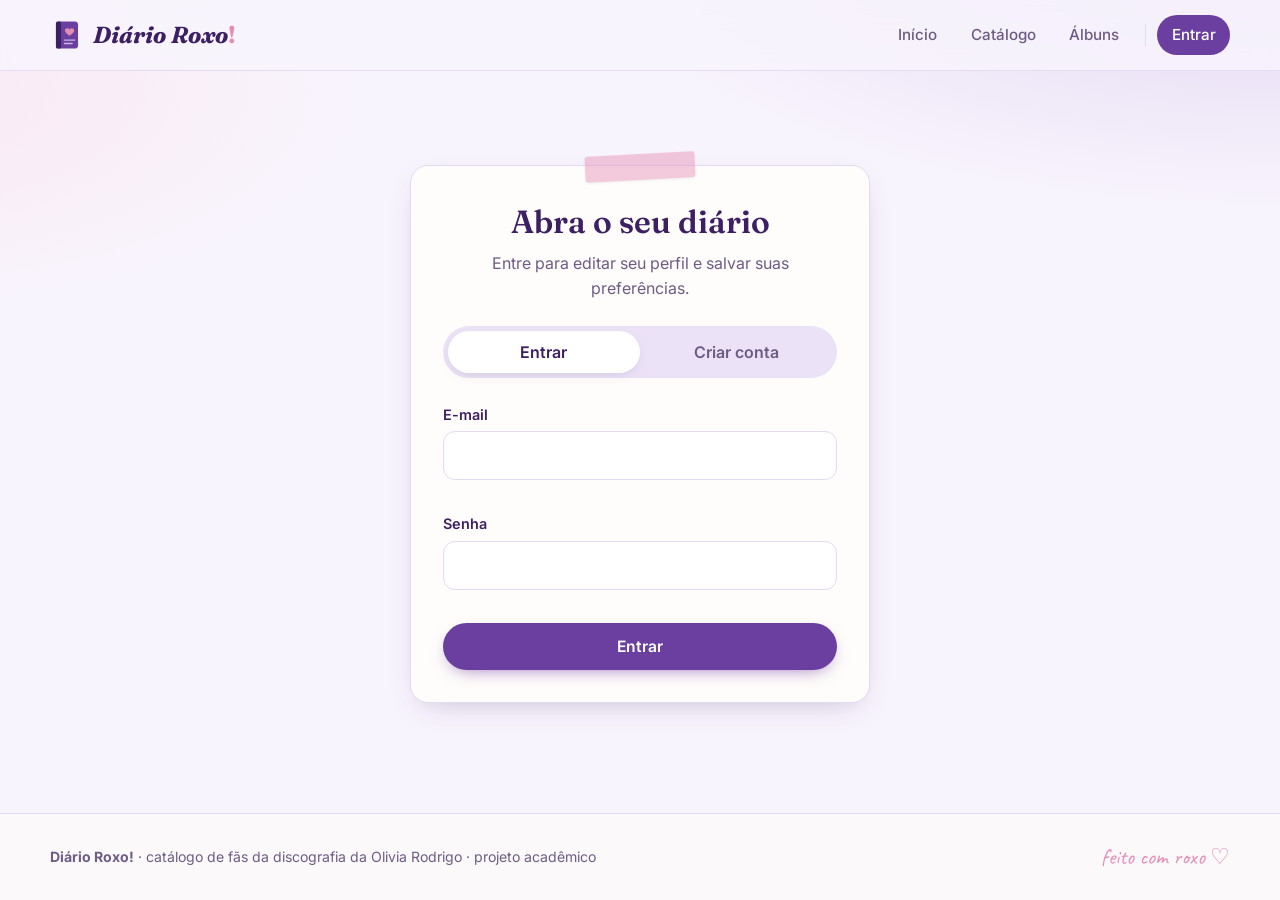
<file: wwwroot/admin.html>
<!DOCTYPE html>
<html lang="pt-BR">
<head>
    <meta charset="UTF-8">
    <meta name="viewport" content="width=device-width, initial-scale=1.0">
    <title>Painel administrativo · Diário Roxo!</title>
    <meta name="description" content="Diário Roxo! — catálogo musical da discografia da Olivia Rodrigo.">
    <link rel="icon" href="img/favicon.svg" type="image/svg+xml">
    <link rel="preconnect" href="https://fonts.googleapis.com">
    <link rel="preconnect" href="https://fonts.gstatic.com" crossorigin>
    <link href="https://fonts.googleapis.com/css2?family=Caveat:wght@500;700&family=Fraunces:ital,opsz,wght@0,9..144,500;0,9..144,600;0,9..144,700;1,9..144,600&family=Inter:wght@400;500;600;700&display=swap" rel="stylesheet">
    <link rel="stylesheet" href="css/style.css">
</head>
<body>
    <header id="topo"></header>
    <main class="container">
        <div class="painel-topo">
            <span class="mao">bastidores</span>
            <h1>Painel administrativo</h1>
        </div>

        <div class="estatisticas">
            <div class="estatistica papel"><div class="valor" id="totalMusicas">–</div><div class="rotulo">músicas</div></div>
            <div class="estatistica papel"><div class="valor" id="totalAlbuns">–</div><div class="rotulo">álbuns e lançamentos</div></div>
            <div class="estatistica papel"><div class="valor" id="totalGeneros">–</div><div class="rotulo">gêneros</div></div>
            <div class="estatistica papel"><div class="valor" id="totalUsuarios">–</div><div class="rotulo">usuários</div></div>
        </div>

        <div class="abas-painel" role="tablist">
            <button type="button" class="ativo" data-aba="musicas">Músicas</button>
            <button type="button" data-aba="albuns">Álbuns</button>
            <button type="button" data-aba="generos">Gêneros</button>
            <button type="button" data-aba="usuarios">Usuários</button>
        </div>

        <div class="aviso erro" id="erroPainel"></div>
        <section class="painel-conteudo papel" id="conteudoPainel"><div class="carregando"></div></section>
    </main>

    <dialog id="dialogo">
        <form id="formDialogo" novalidate>
            <h2 id="tituloDialogo"></h2>
            <div class="aviso erro" id="erroDialogo"></div>
            <div id="camposDialogo"></div>
            <div class="acoes-dialogo">
                <button type="button" class="botao secundario" id="cancelarDialogo">Cancelar</button>
                <button type="submit" class="botao">Salvar</button>
            </div>
        </form>
    </dialog>
    <footer id="rodape"></footer>
    <script src="js/api.js"></script>
    <script src="js/layout.js"></script>
    <script src="js/validacao.js"></script>
    <script src="js/admin.js"></script>
</body>
</html>
</file>
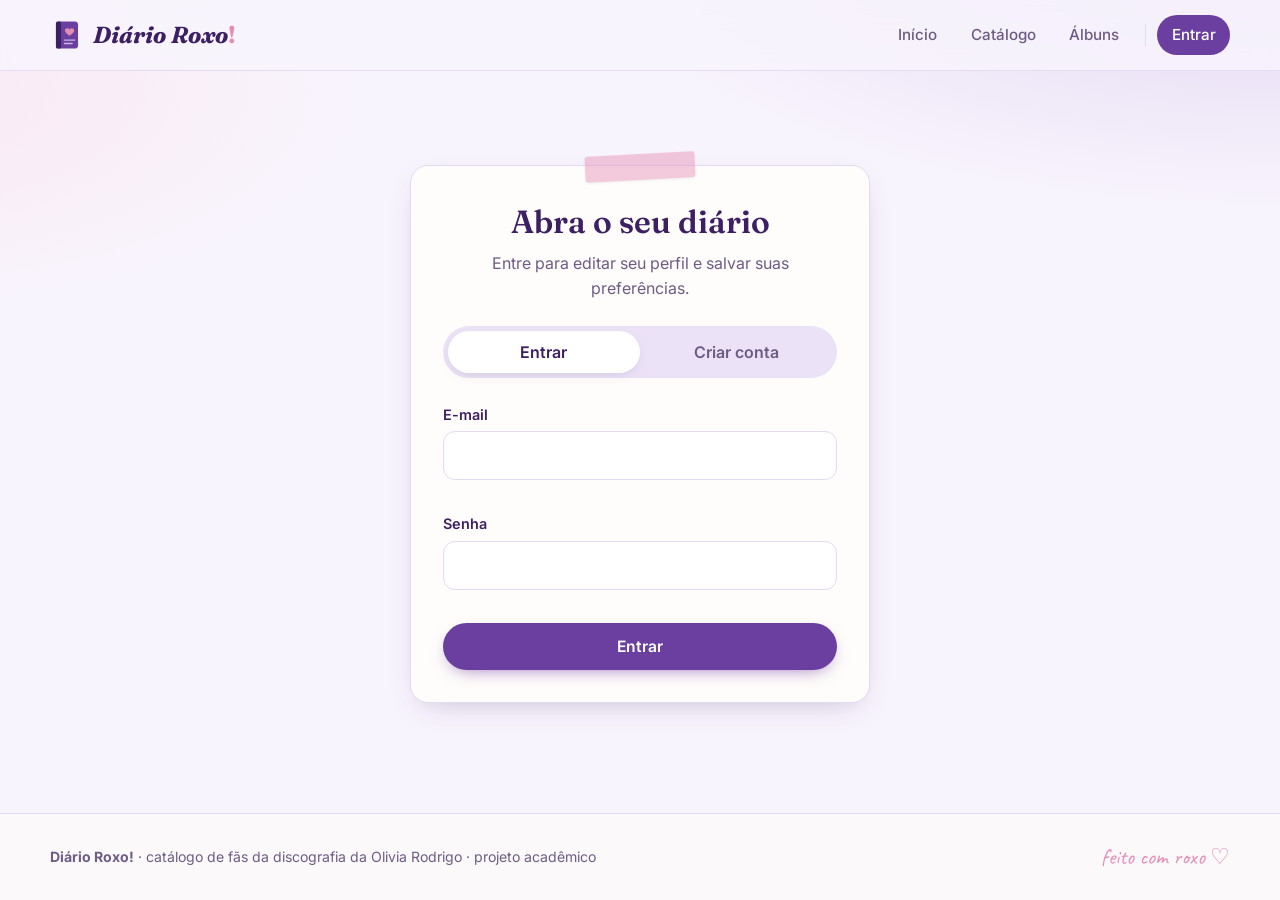
<file: wwwroot/login.html>
<!DOCTYPE html>
<html lang="pt-BR">
<head>
    <meta charset="UTF-8">
    <meta name="viewport" content="width=device-width, initial-scale=1.0">
    <title>Entrar · Diário Roxo!</title>
    <meta name="description" content="Diário Roxo! — catálogo musical da discografia da Olivia Rodrigo.">
    <link rel="icon" href="img/favicon.svg" type="image/svg+xml">
    <link rel="preconnect" href="https://fonts.googleapis.com">
    <link rel="preconnect" href="https://fonts.gstatic.com" crossorigin>
    <link href="https://fonts.googleapis.com/css2?family=Caveat:wght@500;700&family=Fraunces:ital,opsz,wght@0,9..144,500;0,9..144,600;0,9..144,700;1,9..144,600&family=Inter:wght@400;500;600;700&display=swap" rel="stylesheet">
    <link rel="stylesheet" href="css/style.css">
</head>
<body>
    <header id="topo"></header>
    <main class="pagina-centro">
        <section class="cartao-form papel fita">
            <h1>Abra o seu diário</h1>
            <p class="subtitulo">Entre para editar seu perfil e salvar suas preferências.</p>

            <div class="abas" role="tablist">
                <button type="button" class="ativo" data-aba="entrar" role="tab">Entrar</button>
                <button type="button" data-aba="cadastrar" role="tab">Criar conta</button>
            </div>

            <div class="aviso" id="mensagemLogin"></div>

            <form id="formEntrar" novalidate>
                <div class="campo">
                    <label for="emailLogin">E-mail</label>
                    <input type="email" id="emailLogin" autocomplete="email" required>
                    <div class="erro-campo"></div>
                </div>
                <div class="campo">
                    <label for="senhaLogin">Senha</label>
                    <input type="password" id="senhaLogin" autocomplete="current-password" required>
                    <div class="erro-campo"></div>
                </div>
                <button class="botao" type="submit" style="width:100%">Entrar</button>
            </form>

            <form id="formCadastrar" novalidate hidden>
                <div class="campo">
                    <label for="nomeCadastro">Nome</label>
                    <input type="text" id="nomeCadastro" autocomplete="name" maxlength="100" required>
                    <div class="erro-campo"></div>
                </div>
                <div class="campo">
                    <label for="emailCadastro">E-mail</label>
                    <input type="email" id="emailCadastro" autocomplete="email" maxlength="100" required>
                    <div class="erro-campo"></div>
                </div>
                <div class="campo">
                    <label for="senhaCadastro">Senha</label>
                    <input type="password" id="senhaCadastro" autocomplete="new-password" minlength="8" required>
                    <div class="ajuda">Mínimo de 8 caracteres.</div>
                    <div class="erro-campo"></div>
                </div>
                <div class="campo">
                    <label for="confirmaCadastro">Confirme a senha</label>
                    <input type="password" id="confirmaCadastro" autocomplete="new-password" required>
                    <div class="erro-campo"></div>
                </div>
                <button class="botao rosa" type="submit" style="width:100%">Criar conta</button>
            </form>
        </section>
    </main>
    <footer id="rodape"></footer>
    <script src="js/api.js"></script>
    <script src="js/layout.js"></script>
    <script src="js/validacao.js"></script>
    <script src="js/login.js"></script>
</body>
</html>
</file>
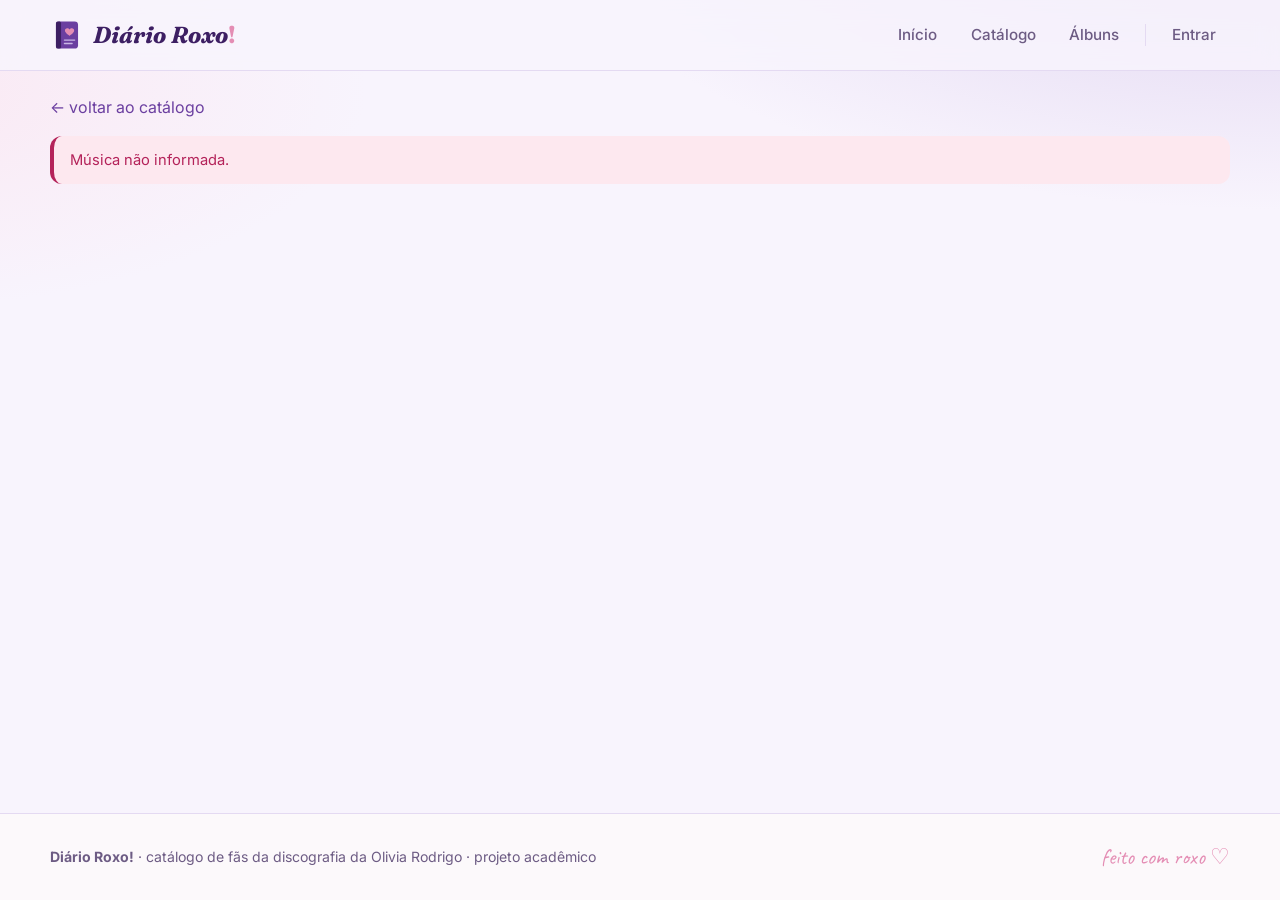
<file: wwwroot/musica.html>
<!DOCTYPE html>
<html lang="pt-BR">
<head>
    <meta charset="UTF-8">
    <meta name="viewport" content="width=device-width, initial-scale=1.0">
    <title>Detalhes da música · Diário Roxo!</title>
    <meta name="description" content="Diário Roxo! — catálogo musical da discografia da Olivia Rodrigo.">
    <link rel="icon" href="img/favicon.svg" type="image/svg+xml">
    <link rel="preconnect" href="https://fonts.googleapis.com">
    <link rel="preconnect" href="https://fonts.gstatic.com" crossorigin>
    <link href="https://fonts.googleapis.com/css2?family=Caveat:wght@500;700&family=Fraunces:ital,opsz,wght@0,9..144,500;0,9..144,600;0,9..144,700;1,9..144,600&family=Inter:wght@400;500;600;700&display=swap" rel="stylesheet">
    <link rel="stylesheet" href="css/style.css">
</head>
<body>
    <header id="topo"></header>
    <main class="container">
        <p style="margin-top:1.5rem"><a href="catalogo.html">← voltar ao catálogo</a></p>
        <div class="aviso erro" id="erroMusica"></div>
        <article id="detalheMusica"><div class="carregando"></div></article>
    </main>
    <footer id="rodape"></footer>
    <script src="js/api.js"></script>
    <script src="js/layout.js"></script>
    <script src="js/musica.js"></script>
</body>
</html>
</file>
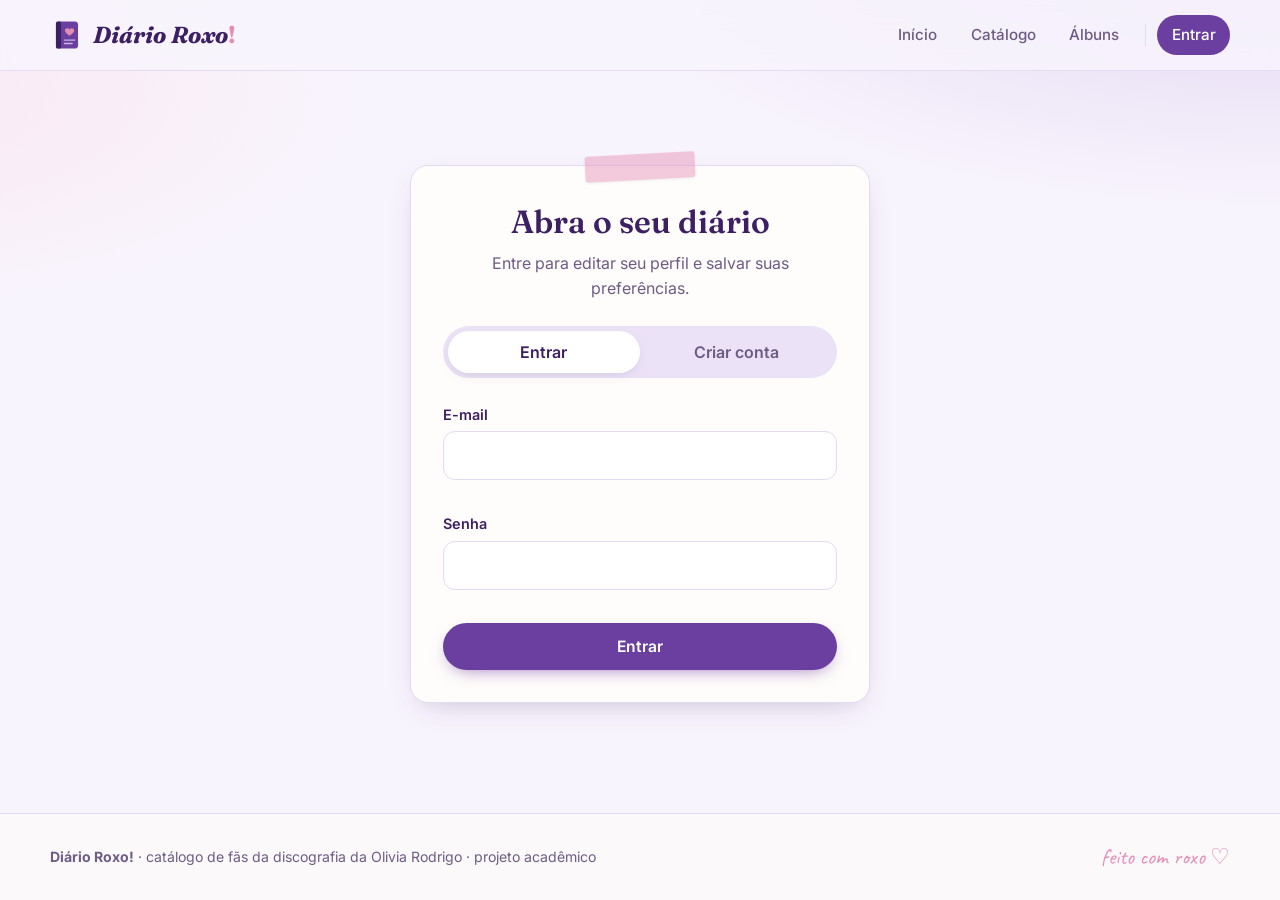
<file: wwwroot/perfil.html>
<!DOCTYPE html>
<html lang="pt-BR">
<head>
    <meta charset="UTF-8">
    <meta name="viewport" content="width=device-width, initial-scale=1.0">
    <title>Meu perfil · Diário Roxo!</title>
    <meta name="description" content="Diário Roxo! — catálogo musical da discografia da Olivia Rodrigo.">
    <link rel="icon" href="img/favicon.svg" type="image/svg+xml">
    <link rel="preconnect" href="https://fonts.googleapis.com">
    <link rel="preconnect" href="https://fonts.gstatic.com" crossorigin>
    <link href="https://fonts.googleapis.com/css2?family=Caveat:wght@500;700&family=Fraunces:ital,opsz,wght@0,9..144,500;0,9..144,600;0,9..144,700;1,9..144,600&family=Inter:wght@400;500;600;700&display=swap" rel="stylesheet">
    <link rel="stylesheet" href="css/style.css">
</head>
<body>
    <header id="topo"></header>
    <main class="container">
        <div class="secao-topo" style="padding-top:2rem">
            <div>
                <span class="mao">sobre mim</span>
                <h1>Meu perfil</h1>
            </div>
        </div>
        <div class="aviso erro" id="erroPerfil"></div>
        <div class="perfil-grade">
            <aside class="perfil-cartao papel fita lavanda" id="cartaoPerfil"><div class="carregando"></div></aside>

            <section class="perfil-edicao papel">
                <h2>Editar informações</h2>
                <div class="aviso" id="mensagemPerfil"></div>
                <form id="formPerfil" novalidate>
                    <div class="grade-form">
                        <div class="campo">
                            <label for="nomePerfil">Nome</label>
                            <input type="text" id="nomePerfil" maxlength="100" required>
                            <div class="erro-campo"></div>
                        </div>
                        <div class="campo">
                            <label for="emailPerfil">E-mail</label>
                            <input type="email" id="emailPerfil" maxlength="100" required>
                            <div class="erro-campo"></div>
                        </div>
                        <div class="campo">
                            <label for="senhaPerfil">Nova senha</label>
                            <input type="password" id="senhaPerfil" autocomplete="new-password">
                            <div class="ajuda">Deixe em branco para manter a senha atual.</div>
                            <div class="erro-campo"></div>
                        </div>
                        <div class="campo">
                            <label for="confirmaPerfil">Confirme a nova senha</label>
                            <input type="password" id="confirmaPerfil" autocomplete="new-password">
                            <div class="erro-campo"></div>
                        </div>
                    </div>
                    <button class="botao" type="submit">Salvar alterações</button>
                </form>
            </section>
        </div>
    </main>
    <footer id="rodape"></footer>
    <script src="js/api.js"></script>
    <script src="js/layout.js"></script>
    <script src="js/validacao.js"></script>
    <script src="js/perfil.js"></script>
</body>
</html>
</file>
<file: wwwroot/css/style.css>
/* =========================================================
   DIÁRIO ROXO! — identidade visual
   Roxo principal, lavanda/lilás secundários, rosa em detalhes,
   papel de diário (linhas pautadas, fita adesiva, margem).
   ========================================================= */
:root {
  --roxo: #6b3fa0;
  --roxo-escuro: #3d1f63;
  --roxo-medio: #8a5cc2;
  --lavanda: #c9b6e4;
  --lilas: #ebe2f7;
  --fundo: #f8f4fd;
  --papel: #fffdfb;
  --rosa: #e48db4;
  --rosa-claro: #fbe3ee;
  --tinta: #2b1b3f;
  --tinta-suave: #6d5c84;
  --linha: #e4daf2;
  --erro: #b4235a;
  --sucesso: #2e7d5b;
  --raio: 18px;
  --sombra: 0 10px 30px -12px rgba(61, 31, 99, .28);
  --sombra-leve: 0 4px 14px -6px rgba(61, 31, 99, .22);
  --fonte-titulo: "Fraunces", Georgia, "Times New Roman", serif;
  --fonte-texto: "Inter", system-ui, -apple-system, "Segoe UI", Roboto, sans-serif;
  --fonte-mao: "Caveat", "Segoe Print", "Comic Sans MS", cursive;
}

*, *::before, *::after { box-sizing: border-box; }

html { scroll-behavior: smooth; }

body {
  margin: 0;
  font-family: var(--fonte-texto);
  color: var(--tinta);
  background:
    radial-gradient(1200px 500px at 100% -10%, rgba(201, 182, 228, .55), transparent 60%),
    radial-gradient(900px 400px at -10% 10%, rgba(251, 227, 238, .7), transparent 55%),
    var(--fundo);
  min-height: 100vh;
  display: flex;
  flex-direction: column;
  line-height: 1.55;
}

main { flex: 1; width: 100%; }

img { max-width: 100%; display: block; }

a { color: var(--roxo); text-decoration: none; }
a:hover { color: var(--roxo-escuro); }

h1, h2, h3 { font-family: var(--fonte-titulo); color: var(--roxo-escuro); line-height: 1.15; margin: 0 0 .4em; font-weight: 600; }
h1 { font-size: clamp(2rem, 4.5vw, 3.2rem); }
h2 { font-size: clamp(1.5rem, 3vw, 2.1rem); }
h3 { font-size: 1.15rem; }

.container { width: min(1180px, 100% - 2.5rem); margin-inline: auto; }

.mao { font-family: var(--fonte-mao); font-size: 1.45em; color: var(--rosa); line-height: 1; }

.sr-only { position: absolute; width: 1px; height: 1px; overflow: hidden; clip: rect(0 0 0 0); white-space: nowrap; }

/* ---------- Cabeçalho ---------- */
.topo {
  position: sticky; top: 0; z-index: 50;
  background: rgba(248, 244, 253, .82);
  backdrop-filter: blur(12px);
  border-bottom: 1px solid var(--linha);
}
.topo .container { display: flex; align-items: center; gap: 1.5rem; height: 70px; }

.logo { display: flex; align-items: center; gap: .55rem; font-family: var(--fonte-titulo); font-weight: 700; font-size: 1.45rem; color: var(--roxo-escuro); white-space: nowrap; }
.logo svg { width: 34px; height: 34px; flex-shrink: 0; }
.logo span { font-style: italic; }
.logo span em { color: var(--rosa); font-style: normal; }

.menu { display: flex; align-items: center; gap: .3rem; margin-left: auto; }
.menu a, .menu button.link {
  padding: .5rem .9rem; border-radius: 999px; color: var(--tinta-suave);
  font-weight: 500; font-size: .95rem; transition: background .2s, color .2s;
  background: none; border: 0; cursor: pointer; font-family: inherit;
}
.menu a:hover, .menu button.link:hover { background: var(--lilas); color: var(--roxo-escuro); }
.menu a.ativo { background: var(--roxo); color: #fff; }
.menu .separador { width: 1px; height: 22px; background: var(--linha); margin: 0 .4rem; }

.botao-menu { display: none; margin-left: auto; background: none; border: 0; cursor: pointer; padding: .4rem; color: var(--roxo-escuro); }
.botao-menu svg { width: 28px; height: 28px; }

@media (max-width: 820px) {
  .botao-menu { display: block; }
  .menu {
    position: absolute; top: 70px; left: 0; right: 0; flex-direction: column; align-items: stretch;
    background: var(--papel); border-bottom: 1px solid var(--linha); padding: .8rem 1.25rem 1.2rem;
    display: none; box-shadow: var(--sombra);
  }
  .menu.aberto { display: flex; animation: descer .25s ease; }
  .menu .separador { width: 100%; height: 1px; margin: .4rem 0; }
}

/* ---------- Botões e formulários ---------- */
.botao {
  display: inline-flex; align-items: center; justify-content: center; gap: .5rem;
  padding: .75rem 1.4rem; border-radius: 999px; border: 2px solid transparent;
  background: var(--roxo); color: #fff; font-weight: 600; font-size: .98rem;
  font-family: inherit; cursor: pointer; transition: transform .15s ease, background .2s, box-shadow .2s;
  box-shadow: 0 6px 18px -8px rgba(107, 63, 160, .8);
}
.botao:hover { background: var(--roxo-escuro); color: #fff; transform: translateY(-1px); }
.botao:active { transform: translateY(0); }
.botao:disabled { opacity: .6; cursor: not-allowed; transform: none; }
.botao.secundario { background: transparent; color: var(--roxo); border-color: var(--lavanda); box-shadow: none; }
.botao.secundario:hover { background: var(--lilas); color: var(--roxo-escuro); }
.botao.rosa { background: var(--rosa); box-shadow: 0 6px 18px -8px rgba(228, 141, 180, .9); }
.botao.rosa:hover { background: #cf6e9a; }
.botao.perigo { background: var(--erro); box-shadow: none; }
.botao.pequeno { padding: .4rem .85rem; font-size: .85rem; }

label { display: block; font-weight: 600; font-size: .9rem; margin-bottom: .35rem; color: var(--roxo-escuro); }

input, select, textarea {
  width: 100%; padding: .72rem .95rem; border-radius: 12px; border: 1.5px solid var(--linha);
  background: #fff; color: var(--tinta); font: inherit; font-size: .96rem;
  transition: border-color .2s, box-shadow .2s;
}
textarea { resize: vertical; min-height: 90px; }
input:focus, select:focus, textarea:focus { outline: none; border-color: var(--roxo-medio); box-shadow: 0 0 0 4px rgba(138, 92, 194, .18); }
input.invalido, select.invalido, textarea.invalido { border-color: var(--erro); }

.campo { margin-bottom: 1rem; }
.campo .ajuda { font-size: .8rem; color: var(--tinta-suave); margin-top: .25rem; }
.campo .erro-campo { font-size: .8rem; color: var(--erro); margin-top: .25rem; min-height: 1em; }

.grade-form { display: grid; grid-template-columns: repeat(2, minmax(0, 1fr)); gap: 0 1rem; }
.grade-form .inteiro { grid-column: 1 / -1; }
@media (max-width: 600px) { .grade-form { grid-template-columns: 1fr; } }

.aviso {
  padding: .8rem 1rem; border-radius: 12px; font-size: .92rem; margin: 0 0 1rem;
  background: var(--lilas); color: var(--roxo-escuro); border-left: 4px solid var(--roxo-medio);
}
.aviso.erro { background: #fde8ef; color: var(--erro); border-left-color: var(--erro); }
.aviso.sucesso { background: #e5f4ed; color: var(--sucesso); border-left-color: var(--sucesso); }
.aviso:empty { display: none; }

/* ---------- Papel de diário ---------- */
.papel {
  position: relative; background: var(--papel); border-radius: var(--raio);
  box-shadow: var(--sombra); border: 1px solid var(--linha);
}
.papel.pautado {
  background-image:
    linear-gradient(90deg, transparent 52px, rgba(228, 141, 180, .45) 52px, rgba(228, 141, 180, .45) 54px, transparent 54px),
    repeating-linear-gradient(180deg, transparent 0 31px, var(--linha) 31px 32px);
  background-color: var(--papel);
}
.fita::before {
  content: ""; position: absolute; top: -12px; left: 50%; width: 110px; height: 26px;
  transform: translateX(-50%) rotate(-3deg);
  background: rgba(228, 141, 180, .45); border-radius: 3px;
  box-shadow: 0 1px 3px rgba(0, 0, 0, .06);
}
.fita.lavanda::before { background: rgba(201, 182, 228, .7); }

/* ---------- Hero ---------- */
.hero { padding: clamp(2.5rem, 6vw, 5rem) 0 3rem; }
.hero .container { display: grid; grid-template-columns: 1.1fr .9fr; gap: 3rem; align-items: center; }
.hero h1 { font-size: clamp(2.6rem, 6vw, 4.4rem); letter-spacing: -.02em; }
.hero h1 em { color: var(--roxo); }
.hero p.lead { font-size: 1.12rem; color: var(--tinta-suave); max-width: 52ch; }
.hero .acoes { display: flex; gap: .8rem; flex-wrap: wrap; margin-top: 1.6rem; }
.hero .nota { margin-top: 1.4rem; }

.hero-capas { position: relative; height: 380px; }
.hero-capas img {
  position: absolute; width: 62%; border-radius: 14px; box-shadow: var(--sombra);
  transition: transform .5s cubic-bezier(.2, .8, .2, 1);
}
.hero-capas img:nth-child(1) { left: 0; top: 30px; transform: rotate(-7deg); }
.hero-capas img:nth-child(2) { right: 0; top: 0; transform: rotate(5deg); }
.hero-capas:hover img:nth-child(1) { transform: rotate(-10deg) translateX(-8px); }
.hero-capas:hover img:nth-child(2) { transform: rotate(8deg) translateX(8px); }

@media (max-width: 820px) {
  .hero .container { grid-template-columns: 1fr; }
  .hero-capas { height: 300px; max-width: 420px; }
}

/* ---------- Seções ---------- */
.secao { padding: 2.5rem 0; }
.secao-topo { display: flex; align-items: end; justify-content: space-between; gap: 1rem; margin-bottom: 1.5rem; flex-wrap: wrap; }
.secao-topo p { margin: 0; color: var(--tinta-suave); }

/* ---------- Destaque de álbuns ---------- */
.destaques { display: grid; grid-template-columns: repeat(2, minmax(0, 1fr)); gap: 1.6rem; }
.destaque { display: grid; grid-template-columns: 170px 1fr; gap: 1.4rem; padding: 1.6rem; align-items: center; transition: transform .3s; }
.destaque:hover { transform: translateY(-4px) rotate(-.3deg); }
.destaque img { border-radius: 12px; box-shadow: var(--sombra-leve); }
.destaque p { color: var(--tinta-suave); margin: .3rem 0 1rem; font-size: .95rem; }
@media (max-width: 900px) { .destaques { grid-template-columns: 1fr; } }
@media (max-width: 520px) { .destaque { grid-template-columns: 1fr; } .destaque img { max-width: 220px; } }

/* ---------- Cards de música ---------- */
.grade-musicas { display: grid; grid-template-columns: repeat(auto-fill, minmax(200px, 1fr)); gap: 1.4rem; }

.card-musica {
  background: var(--papel); border-radius: var(--raio); border: 1px solid var(--linha);
  box-shadow: var(--sombra-leve); overflow: hidden; display: flex; flex-direction: column;
  transition: transform .25s ease, box-shadow .25s ease; color: inherit;
  animation: surgir .45s ease both;
}
.card-musica:hover { transform: translateY(-5px); box-shadow: var(--sombra); color: inherit; }
.card-musica .capa { position: relative; aspect-ratio: 1; overflow: hidden; background: var(--lilas); }
.card-musica .capa img { width: 100%; height: 100%; object-fit: cover; transition: transform .5s; }
.card-musica:hover .capa img { transform: scale(1.05); }
.card-musica .faixa {
  position: absolute; top: .6rem; left: .6rem; background: rgba(255, 253, 251, .92);
  color: var(--roxo-escuro); font-weight: 700; font-size: .75rem; padding: .2rem .55rem; border-radius: 999px;
}
.card-musica .corpo { padding: .9rem 1rem 1.1rem; display: flex; flex-direction: column; gap: .25rem; flex: 1; }
.card-musica h3 { font-size: 1.05rem; margin: 0; }
.card-musica .album { color: var(--tinta-suave); font-size: .88rem; }
.card-musica .rodape-card { display: flex; justify-content: space-between; align-items: center; margin-top: auto; padding-top: .6rem; font-size: .82rem; color: var(--tinta-suave); }

.selo {
  display: inline-block; padding: .18rem .6rem; border-radius: 999px; font-size: .75rem; font-weight: 600;
  background: var(--lilas); color: var(--roxo); white-space: nowrap;
}
.selo.rosa { background: var(--rosa-claro); color: #b0477a; }
.selo.cinza { background: #eee9f3; color: var(--tinta-suave); }

/* ---------- Catálogo ---------- */
.filtros { padding: 1.3rem 1.4rem; margin-bottom: 1.8rem; display: grid; gap: 1rem; }
.linha-busca { display: grid; grid-template-columns: 1fr auto; gap: .8rem; }
.modo-busca { display: flex; gap: .4rem; flex-wrap: wrap; }
.chips { display: flex; flex-wrap: wrap; gap: .5rem; }
.chip {
  padding: .42rem .95rem; border-radius: 999px; border: 1.5px solid var(--lavanda);
  background: #fff; color: var(--roxo); font: inherit; font-size: .88rem; font-weight: 500; cursor: pointer;
  transition: all .2s;
}
.chip:hover { background: var(--lilas); }
.chip.ativo { background: var(--roxo); border-color: var(--roxo); color: #fff; }
.grupo-filtro { display: grid; grid-template-columns: 90px 1fr; align-items: center; gap: .8rem; }
.grupo-filtro > span { font-family: var(--fonte-mao); font-size: 1.35rem; color: var(--rosa); }
@media (max-width: 600px) {
  .linha-busca { grid-template-columns: 1fr; }
  .grupo-filtro { grid-template-columns: 1fr; gap: .3rem; }
}

.resumo-lista { color: var(--tinta-suave); font-size: .92rem; margin-bottom: 1rem; }

.paginacao { display: flex; justify-content: center; align-items: center; gap: .6rem; margin: 2rem 0 1rem; }
.paginacao span { color: var(--tinta-suave); font-size: .9rem; }

.vazio { text-align: center; padding: 3rem 1rem; color: var(--tinta-suave); }
.vazio .mao { display: block; font-size: 2rem; margin-bottom: .4rem; }

.carregando { display: flex; justify-content: center; padding: 3rem; }
.carregando::after {
  content: ""; width: 38px; height: 38px; border-radius: 50%;
  border: 4px solid var(--lilas); border-top-color: var(--roxo); animation: girar .8s linear infinite;
}

/* ---------- Detalhes da música ---------- */
.detalhe { display: grid; grid-template-columns: minmax(240px, 380px) 1fr; gap: 2.5rem; padding: 2rem; margin: 2rem 0 3rem; }
.detalhe .capa-grande { border-radius: 16px; box-shadow: var(--sombra); transform: rotate(-2deg); }
.detalhe .info { padding-left: 1.2rem; }
.detalhe h1 { margin-top: .2rem; }
.ficha { display: grid; grid-template-columns: repeat(auto-fill, minmax(150px, 1fr)); gap: .8rem; margin: 1.5rem 0; }
.ficha div { background: var(--lilas); border-radius: 14px; padding: .8rem 1rem; }
.ficha dt { font-size: .75rem; text-transform: uppercase; letter-spacing: .06em; color: var(--tinta-suave); font-weight: 600; }
.ficha dd { margin: .15rem 0 0; font-weight: 600; color: var(--roxo-escuro); }
.nota-diario { font-family: var(--fonte-mao); font-size: 1.5rem; color: var(--roxo); line-height: 1.35; margin: 1rem 0; }
@media (max-width: 760px) { .detalhe { grid-template-columns: 1fr; } .detalhe .info { padding-left: 0; } .detalhe .capa-grande { max-width: 320px; } }

/* ---------- Álbuns ---------- */
.lista-albuns { display: grid; gap: 2rem; padding-bottom: 3rem; }
.album-bloco { display: grid; grid-template-columns: 240px 1fr; gap: 2rem; padding: 1.8rem; }
.album-bloco img { border-radius: 14px; box-shadow: var(--sombra-leve); }
.album-bloco .meta { display: flex; gap: .5rem; flex-wrap: wrap; margin: .3rem 0 .8rem; }
.album-bloco p { color: var(--tinta-suave); margin-top: 0; }
.faixas { list-style: none; padding: 0; margin: 1rem 0 0; columns: 2; column-gap: 2rem; }
.faixas li { break-inside: avoid; border-bottom: 1px dashed var(--linha); }
.faixas a { display: grid; grid-template-columns: 2rem 1fr auto; gap: .4rem; padding: .45rem .2rem; color: var(--tinta); font-size: .93rem; }
.faixas a:hover { color: var(--roxo); background: var(--lilas); border-radius: 8px; }
.faixas .num { color: var(--rosa); font-weight: 700; }
.faixas .dur { color: var(--tinta-suave); font-variant-numeric: tabular-nums; }
@media (max-width: 760px) { .album-bloco { grid-template-columns: 1fr; } .album-bloco img { max-width: 240px; } .faixas { columns: 1; } }

/* ---------- Login / perfil ---------- */
.pagina-centro { display: grid; place-items: center; padding: 3rem 1rem 4rem; }
.cartao-form { width: min(460px, 100%); padding: 2.4rem 2rem 2rem; }
.cartao-form h1 { font-size: 2rem; text-align: center; }
.cartao-form .subtitulo { text-align: center; color: var(--tinta-suave); margin-top: -.2rem; margin-bottom: 1.6rem; }
.abas { display: grid; grid-template-columns: 1fr 1fr; background: var(--lilas); padding: .3rem; border-radius: 999px; margin-bottom: 1.6rem; }
.abas button { border: 0; background: none; padding: .55rem; border-radius: 999px; font: inherit; font-weight: 600; color: var(--tinta-suave); cursor: pointer; transition: all .2s; }
.abas button.ativo { background: #fff; color: var(--roxo-escuro); box-shadow: var(--sombra-leve); }

.perfil-grade { display: grid; grid-template-columns: 320px 1fr; gap: 2rem; padding: 2rem 0 3rem; align-items: start; }
.perfil-cartao { padding: 2rem 1.6rem; text-align: center; }
.avatar {
  width: 96px; height: 96px; border-radius: 50%; margin: 0 auto 1rem; display: grid; place-items: center;
  background: linear-gradient(135deg, var(--roxo-medio), var(--rosa)); color: #fff;
  font-family: var(--fonte-titulo); font-size: 2.4rem; font-weight: 700;
}
.perfil-cartao dl { text-align: left; margin: 1.4rem 0 0; display: grid; gap: .7rem; }
.perfil-cartao dt { font-size: .75rem; text-transform: uppercase; letter-spacing: .06em; color: var(--tinta-suave); font-weight: 600; }
.perfil-cartao dd { margin: 0; font-weight: 600; word-break: break-word; }
.perfil-edicao { padding: 2rem; }
@media (max-width: 820px) { .perfil-grade { grid-template-columns: 1fr; } }

/* ---------- Painel administrativo ---------- */
.painel-topo { padding: 2rem 0 1rem; }
.estatisticas { display: grid; grid-template-columns: repeat(4, minmax(0, 1fr)); gap: 1rem; margin-bottom: 2rem; }
.estatistica { padding: 1.3rem 1.4rem; }
.estatistica .valor { font-family: var(--fonte-titulo); font-size: 2.4rem; font-weight: 700; color: var(--roxo); line-height: 1; }
.estatistica .rotulo { color: var(--tinta-suave); font-size: .9rem; margin-top: .3rem; }
@media (max-width: 820px) { .estatisticas { grid-template-columns: repeat(2, minmax(0, 1fr)); } }

.abas-painel { display: flex; gap: .4rem; flex-wrap: wrap; margin-bottom: 1.2rem; }
.abas-painel button { border: 1.5px solid var(--lavanda); background: #fff; color: var(--roxo); padding: .55rem 1.1rem; border-radius: 999px; font: inherit; font-weight: 600; cursor: pointer; }
.abas-painel button.ativo { background: var(--roxo); color: #fff; border-color: var(--roxo); }

.painel-conteudo { padding: 1.4rem; margin-bottom: 3rem; }
.barra-acoes { display: flex; justify-content: space-between; align-items: center; gap: 1rem; flex-wrap: wrap; margin-bottom: 1rem; }
.barra-acoes input { max-width: 320px; }

.tabela-wrap { overflow-x: auto; }
table { width: 100%; border-collapse: collapse; font-size: .92rem; }
th, td { text-align: left; padding: .7rem .6rem; border-bottom: 1px solid var(--linha); vertical-align: middle; }
th { font-size: .75rem; text-transform: uppercase; letter-spacing: .06em; color: var(--tinta-suave); font-weight: 700; background: var(--fundo); }
tr:hover td { background: rgba(235, 226, 247, .45); }
td.acoes { white-space: nowrap; text-align: right; }
td.acoes .botao { margin-left: .3rem; }
td img.mini { width: 40px; height: 40px; border-radius: 8px; object-fit: cover; }

dialog {
  border: 0; border-radius: var(--raio); padding: 0; width: min(640px, 100% - 2rem);
  box-shadow: 0 30px 60px -20px rgba(61, 31, 99, .5); background: var(--papel); color: var(--tinta);
}
dialog::backdrop { background: rgba(43, 27, 63, .45); backdrop-filter: blur(3px); }
dialog[open] { animation: surgir .25s ease; }
dialog form { padding: 1.8rem; }
dialog .acoes-dialogo { display: flex; justify-content: flex-end; gap: .6rem; margin-top: .6rem; }

.checkbox { display: flex; align-items: center; gap: .5rem; font-weight: 600; }
.checkbox input { width: auto; }

/* ---------- Rodapé ---------- */
.rodape { border-top: 1px solid var(--linha); padding: 2rem 0; color: var(--tinta-suave); font-size: .88rem; background: rgba(255, 253, 251, .6); }
.rodape .container { display: flex; justify-content: space-between; gap: 1rem; flex-wrap: wrap; align-items: center; }
.rodape .mao { font-size: 1.4rem; }

/* ---------- Toast ---------- */
.toast {
  position: fixed; bottom: 1.5rem; left: 50%; transform: translateX(-50%) translateY(20px);
  background: var(--roxo-escuro); color: #fff; padding: .8rem 1.3rem; border-radius: 999px;
  box-shadow: var(--sombra); opacity: 0; pointer-events: none; transition: all .3s ease; z-index: 100; font-size: .92rem;
}
.toast.visivel { opacity: 1; transform: translateX(-50%) translateY(0); }
.toast.erro { background: var(--erro); }

/* ---------- Animações ---------- */
@keyframes surgir { from { opacity: 0; transform: translateY(10px); } to { opacity: 1; transform: none; } }
@keyframes descer { from { opacity: 0; transform: translateY(-8px); } to { opacity: 1; transform: none; } }
@keyframes girar { to { transform: rotate(360deg); } }

@media (prefers-reduced-motion: reduce) {
  *, *::before, *::after { animation: none !important; transition: none !important; }
}

/* Celular: duas colunas de músicas */
@media (max-width: 520px) {
  .grade-musicas { grid-template-columns: repeat(2, minmax(0, 1fr)); gap: .8rem; }
  .card-musica .corpo { padding: .7rem .75rem .85rem; }
  .card-musica h3 { font-size: .95rem; }
  .card-musica .rodape-card { flex-wrap: wrap; gap: .3rem; }
}
</file>
